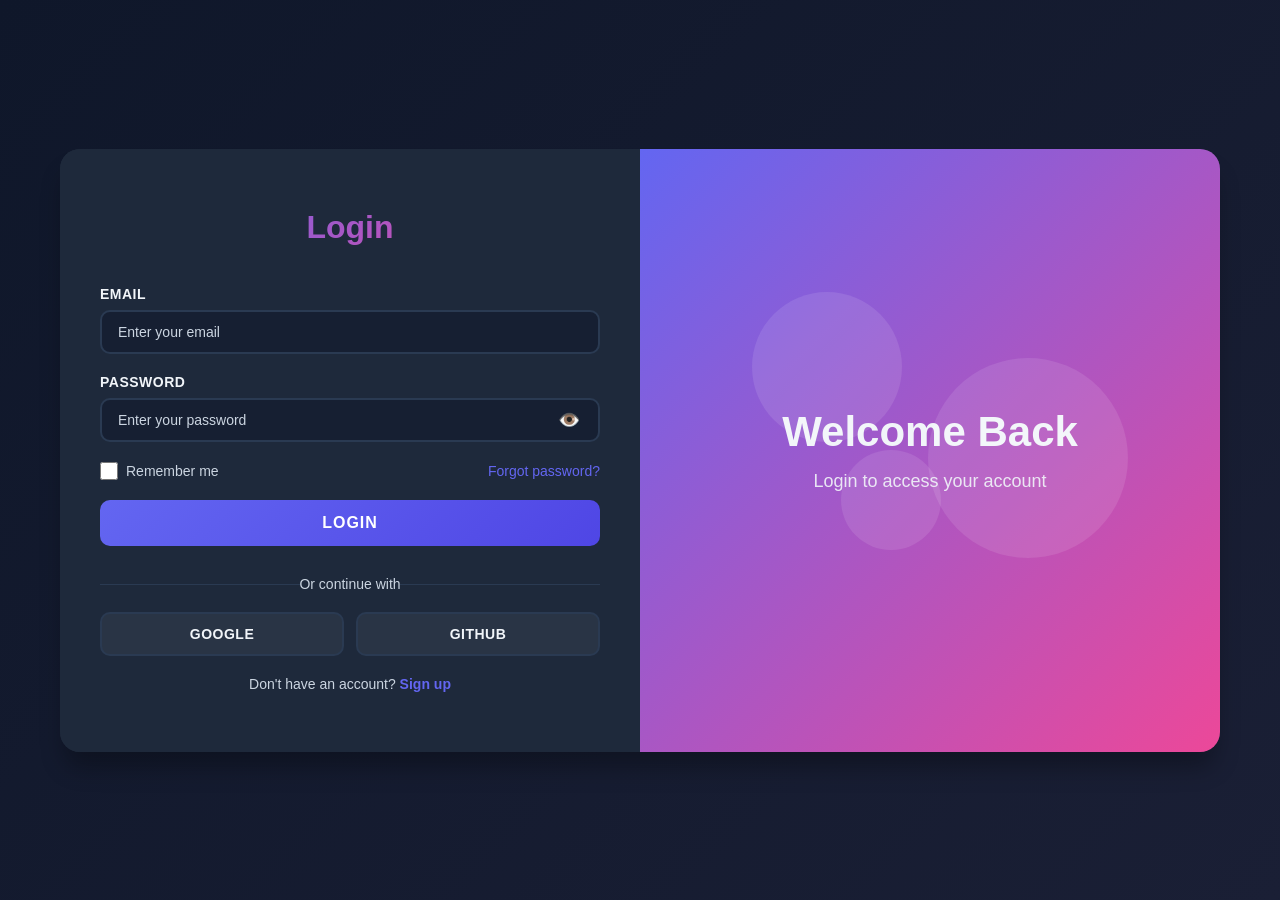
<file: login.html>
<!DOCTYPE html>
<html lang="en">
<head>
    <meta charset="UTF-8">
    <meta name="viewport" content="width=device-width, initial-scale=1.0">
    <title>Modern Login</title>
    <link rel="stylesheet" href="login-style.css">
</head>
<body>
    <div class="container">
        <div class="login-wrapper">
            <div class="login-box">
                <div class="logo">
                    <h1>Login</h1>
                </div>

                <form class="login-form" id="loginForm">
                    <div class="form-group">
                        <label for="email">Email</label>
                        <input 
                            type="email" 
                            id="email" 
                            name="email" 
                            placeholder="Enter your email"
                            required
                        >
                        <span class="error-message" id="emailError"></span>
                    </div>

                    <div class="form-group">
                        <label for="password">Password</label>
                        <div class="password-input-wrapper">
                            <input 
                                type="password" 
                                id="password" 
                                name="password" 
                                placeholder="Enter your password"
                                required
                            >
                            <button 
                                type="button" 
                                class="toggle-password" 
                                id="togglePassword"
                                aria-label="Toggle password visibility"
                            >
                                👁️
                            </button>
                        </div>
                        <span class="error-message" id="passwordError"></span>
                    </div>

                    <div class="form-options">
                        <label class="remember-me">
                            <input type="checkbox" name="remember">
                            Remember me
                        </label>
                        <a href="#" class="forgot-password">Forgot password?</a>
                    </div>

                    <button type="submit" class="btn-login">Login</button>
                </form>

                <div class="divider">Or continue with</div>

                <div class="social-login">
                    <button class="social-btn google-btn" title="Login with Google">
                        <span>Google</span>
                    </button>
                    <button class="social-btn github-btn" title="Login with GitHub">
                        <span>GitHub</span>
                    </button>
                </div>

                <p class="signup-prompt">
                    Don't have an account? <a href="#" class="signup-link">Sign up</a>
                </p>
            </div>

            <div class="login-image">
                <div class="image-content">
                    <div class="shape shape-1"></div>
                    <div class="shape shape-2"></div>
                    <div class="shape shape-3"></div>
                    <h2>Welcome Back</h2>
                    <p>Login to access your account</p>
                </div>
            </div>
        </div>
    </div>

    <script src="login-script.js"></script>
</body>
</html>
</file>
<file: login-style.css>
* {
    margin: 0;
    padding: 0;
    box-sizing: border-box;
}

:root {
    --primary-color: #6366f1;
    --primary-dark: #4f46e5;
    --secondary-color: #ec4899;
    --background-color: #0f172a;
    --card-background: #1e293b;
    --text-primary: #f1f5f9;
    --text-secondary: #cbd5e1;
    --border-color: #2a3a52;
    --success-color: #10b981;
    --error-color: #ef4444;
    --shadow: 0 20px 25px -5px rgba(0, 0, 0, 0.3);
    --transition: all 0.3s cubic-bezier(0.4, 0, 0.2, 1);
}

body {
    font-family: -apple-system, BlinkMacSystemFont, 'Segoe UI', Roboto, Oxygen, Ubuntu, Cantarell, sans-serif;
    background: linear-gradient(135deg, var(--background-color) 0%, #1a1f35 100%);
    min-height: 100vh;
    display: flex;
    align-items: center;
    justify-content: center;
    color: var(--text-primary);
}

.container {
    width: 100%;
    max-width: 1200px;
    padding: 20px;
}

.login-wrapper {
    display: grid;
    grid-template-columns: 1fr 1fr;
    gap: 0;
    border-radius: 20px;
    overflow: hidden;
    box-shadow: var(--shadow);
    backdrop-filter: blur(10px);
    background: var(--card-background);
    animation: fadeIn 0.5s ease-in;
}

@keyframes fadeIn {
    from {
        opacity: 0;
        transform: translateY(20px);
    }
    to {
        opacity: 1;
        transform: translateY(0);
    }
}

.login-box {
    padding: 60px 40px;
    display: flex;
    flex-direction: column;
    justify-content: center;
    background: linear-gradient(135deg, var(--card-background) 0%, rgba(30, 41, 59, 0.8) 100%);
}

.logo {
    text-align: center;
    margin-bottom: 40px;
}

.logo h1 {
    font-size: 32px;
    font-weight: 700;
    background: linear-gradient(135deg, var(--primary-color), var(--secondary-color));
    -webkit-background-clip: text;
    -webkit-text-fill-color: transparent;
    background-clip: text;
}

.login-form {
    display: flex;
    flex-direction: column;
    gap: 20px;
}

.form-group {
    display: flex;
    flex-direction: column;
    gap: 8px;
}

.form-group label {
    font-size: 14px;
    font-weight: 600;
    color: var(--text-primary);
    text-transform: uppercase;
    letter-spacing: 0.5px;
}

.form-group input,
.password-input-wrapper input {
    padding: 12px 16px;
    border: 2px solid var(--border-color);
    border-radius: 10px;
    background: rgba(15, 23, 42, 0.5);
    color: var(--text-primary);
    font-size: 14px;
    transition: var(--transition);
    font-family: inherit;
}

.form-group input::placeholder,
.password-input-wrapper input::placeholder {
    color: var(--text-secondary);
}

.form-group input:focus,
.password-input-wrapper input:focus {
    outline: none;
    border-color: var(--primary-color);
    background: rgba(99, 102, 241, 0.1);
    box-shadow: 0 0 0 3px rgba(99, 102, 241, 0.1);
}

.password-input-wrapper {
    position: relative;
    display: flex;
    align-items: center;
}

.password-input-wrapper input {
    width: 100%;
    padding-right: 45px;
}

.toggle-password {
    position: absolute;
    right: 12px;
    background: none;
    border: none;
    cursor: pointer;
    font-size: 18px;
    color: var(--text-secondary);
    padding: 8px;
    transition: var(--transition);
}

.toggle-password:hover {
    color: var(--primary-color);
}

.error-message {
    font-size: 12px;
    color: var(--error-color);
    min-height: 18px;
    display: none;
}

.error-message.show {
    display: block;
    animation: slideDown 0.3s ease-out;
}

@keyframes slideDown {
    from {
        opacity: 0;
        transform: translateY(-10px);
    }
    to {
        opacity: 1;
        transform: translateY(0);
    }
}

.form-options {
    display: flex;
    justify-content: space-between;
    align-items: center;
    font-size: 14px;
}

.remember-me {
    display: flex;
    align-items: center;
    gap: 8px;
    cursor: pointer;
    color: var(--text-secondary);
    transition: var(--transition);
}

.remember-me input {
    width: 18px;
    height: 18px;
    cursor: pointer;
    accent-color: var(--primary-color);
}

.remember-me:hover {
    color: var(--text-primary);
}

.forgot-password {
    color: var(--primary-color);
    text-decoration: none;
    transition: var(--transition);
    font-weight: 500;
}

.forgot-password:hover {
    color: var(--secondary-color);
    text-decoration: underline;
}

.btn-login {
    padding: 14px 20px;
    background: linear-gradient(135deg, var(--primary-color), var(--primary-dark));
    color: white;
    border: none;
    border-radius: 10px;
    font-size: 16px;
    font-weight: 600;
    cursor: pointer;
    transition: var(--transition);
    text-transform: uppercase;
    letter-spacing: 1px;
    position: relative;
    overflow: hidden;
}

.btn-login::before {
    content: '';
    position: absolute;
    top: 0;
    left: -100%;
    width: 100%;
    height: 100%;
    background: rgba(255, 255, 255, 0.2);
    transition: var(--transition);
}

.btn-login:hover {
    transform: translateY(-2px);
    box-shadow: 0 10px 20px -5px rgba(99, 102, 241, 0.4);
}

.btn-login:hover::before {
    left: 100%;
}

.btn-login:active {
    transform: translateY(0);
}

.divider {
    text-align: center;
    margin: 30px 0 20px;
    color: var(--text-secondary);
    font-size: 14px;
    position: relative;
}

.divider::before,
.divider::after {
    content: '';
    position: absolute;
    top: 50%;
    width: calc(100% / 2 - 50px);
    height: 1px;
    background: var(--border-color);
}

.divider::before {
    left: 0;
}

.divider::after {
    right: 0;
}

.social-login {
    display: grid;
    grid-template-columns: 1fr 1fr;
    gap: 12px;
}

.social-btn {
    padding: 12px;
    background: rgba(255, 255, 255, 0.05);
    border: 2px solid var(--border-color);
    border-radius: 10px;
    color: var(--text-primary);
    cursor: pointer;
    font-weight: 600;
    font-size: 14px;
    transition: var(--transition);
    text-transform: uppercase;
    letter-spacing: 0.5px;
}

.social-btn:hover {
    border-color: var(--primary-color);
    background: rgba(99, 102, 241, 0.1);
    transform: translateY(-2px);
}

.google-btn:hover {
    border-color: #ea4335;
    background: rgba(234, 67, 53, 0.1);
}

.github-btn:hover {
    border-color: #ffffff;
    background: rgba(255, 255, 255, 0.1);
}

.signup-prompt {
    text-align: center;
    color: var(--text-secondary);
    font-size: 14px;
    margin-top: 20px;
}

.signup-link {
    color: var(--primary-color);
    text-decoration: none;
    font-weight: 600;
    transition: var(--transition);
}

.signup-link:hover {
    color: var(--secondary-color);
    text-decoration: underline;
}

.login-image {
    background: linear-gradient(135deg, var(--primary-color) 0%, var(--secondary-color) 100%);
    display: flex;
    align-items: center;
    justify-content: center;
    position: relative;
    overflow: hidden;
}

.image-content {
    text-align: center;
    z-index: 2;
    position: relative;
}

.image-content h2 {
    font-size: 42px;
    margin-bottom: 15px;
    font-weight: 700;
}

.image-content p {
    font-size: 18px;
    opacity: 0.9;
}

.shape {
    position: absolute;
    border-radius: 50%;
    opacity: 0.1;
}

.shape-1 {
    width: 200px;
    height: 200px;
    background: white;
    top: -50px;
    right: -50px;
    animation: float 6s ease-in-out infinite;
}

.shape-2 {
    width: 150px;
    height: 150px;
    background: white;
    bottom: 50px;
    left: -30px;
    animation: float 8s ease-in-out infinite reverse;
}

.shape-3 {
    width: 100px;
    height: 100px;
    background: white;
    top: 50%;
    left: 20%;
    animation: float 7s ease-in-out infinite;
}

@keyframes float {
    0%, 100% {
        transform: translateY(0px);
    }
    50% {
        transform: translateY(30px);
    }
}

/* Responsive Design */
@media (max-width: 768px) {
    .login-wrapper {
        grid-template-columns: 1fr;
    }

    .login-image {
        display: none;
    }

    .login-box {
        padding: 40px 30px;
    }

    .logo h1 {
        font-size: 28px;
    }

    .form-options {
        flex-direction: column;
        gap: 12px;
        align-items: flex-start;
    }

    .social-login {
        grid-template-columns: 1fr;
    }
}

@media (max-width: 480px) {
    .login-box {
        padding: 30px 20px;
    }

    .logo {
        margin-bottom: 30px;
    }

    .logo h1 {
        font-size: 24px;
    }

    .image-content h2 {
        font-size: 32px;
    }

    .image-content p {
        font-size: 16px;
    }
}

/* Utility Classes */
.input-valid {
    border-color: var(--success-color) !important;
    background: rgba(16, 185, 129, 0.05) !important;
}

.input-invalid {
    border-color: var(--error-color) !important;
    background: rgba(239, 68, 68, 0.05) !important;
}
</file>
